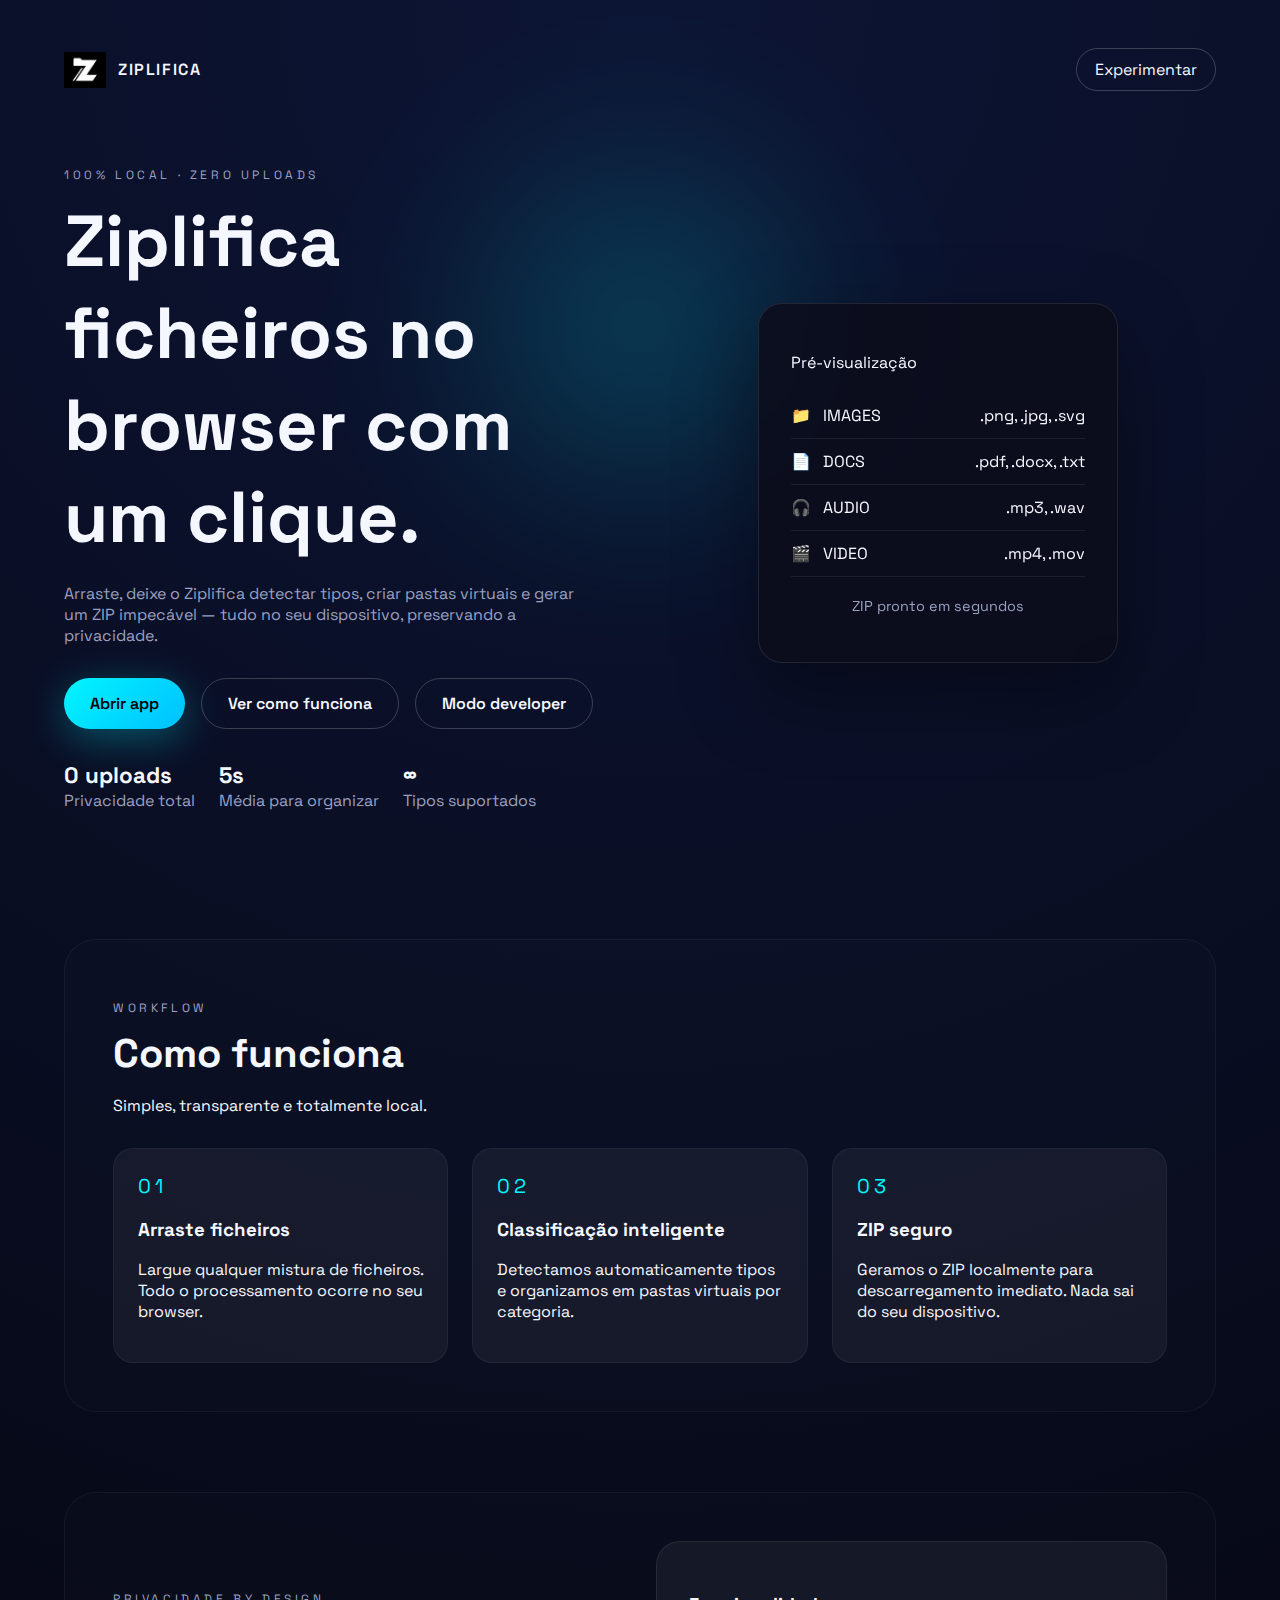
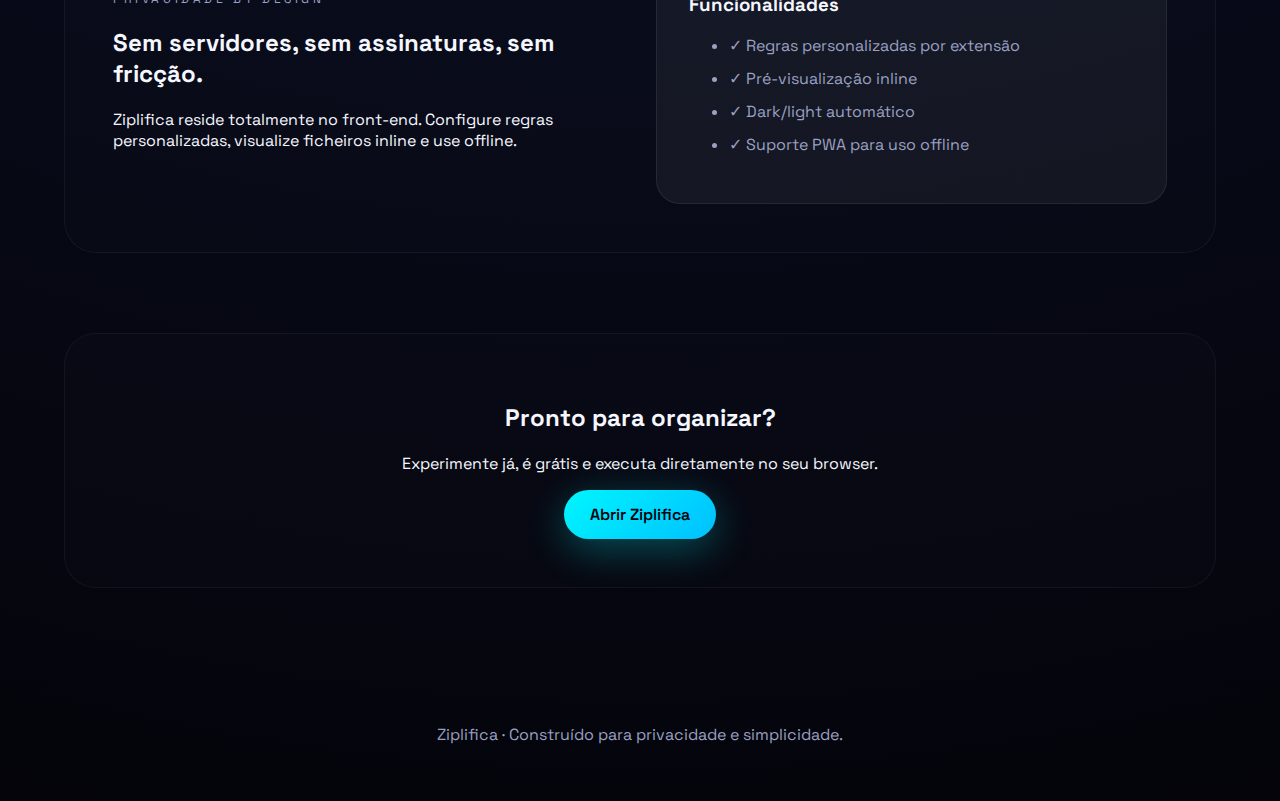
<file: index.html>
<!DOCTYPE html>
<html lang="en">
<head>
  <meta charset="UTF-8">
  <meta name="viewport" content="width=device-width, initial-scale=1.0">
  <meta name="theme-color" content="#00f6ff">
  <link rel="manifest" href="manifest.json">
  <title>Ziplifica · Privacidade e organização instantânea</title>
  <link rel="preconnect" href="https://fonts.googleapis.com">
  <link rel="preconnect" href="https://fonts.gstatic.com" crossorigin>
  <link
    href="https://fonts.googleapis.com/css2?family=Space+Grotesk:wght@400;500;600&display=swap"
    rel="stylesheet">
  <link rel="stylesheet" href="assets/css/style.css">
</head>
<body>

  <header class="hero" id="topo">
    <nav class="nav">
      <a class="logo" href="#topo">
        <img src="logo-white.png" alt="Logótipo Ziplifica">
        <span>Ziplifica</span>
      </a>
      <a class="nav__cta" href="#cta">Experimentar</a>
    </nav>

    <div class="hero__content">
      <div class="hero__text">
        <p class="eyebrow">100% local · Zero uploads</p>
        <h1>Ziplifica ficheiros no browser com um clique.</h1>
        <p class="lead">
          Arraste, deixe o Ziplifica detectar tipos, criar pastas virtuais
          e gerar um ZIP impecável — tudo no seu dispositivo, preservando a privacidade.
        </p>
        <div class="hero__actions">
          <a class="btn btn--primary" href="app/app.html">Abrir app</a>
          <a class="btn btn--ghost" href="#como-funciona">Ver como funciona</a>
          <a class="btn btn--ghost" href="app/developer.html">Modo developer</a>
        </div>
        <div class="hero__stats">
          <div>
            <strong>0 uploads</strong>
            <span>Privacidade total</span>
          </div>
          <div>
            <strong>5s</strong>
            <span>Média para organizar</span>
          </div>
          <div>
            <strong>∞</strong>
            <span>Tipos suportados</span>
          </div>
        </div>
      </div>
      <div class="hero__card">
        <div class="glass">
          <p class="glass__title">Pré-visualização</p>
          <ul class="glass__list">
            <li><span>📁</span><div>IMAGES</div><div>.png, .jpg, .svg</div></li>
            <li><span>📄</span><div>DOCS</div><div>.pdf, .docx, .txt</div></li>
            <li><span>🎧</span><div>AUDIO</div><div>.mp3, .wav</div></li>
            <li><span>🎬</span><div>VIDEO</div><div>.mp4, .mov</div></li>
          </ul>
          <p class="glass__footer">ZIP pronto em segundos</p>
        </div>
      </div>
    </div>
  </header>

  <main>
    <section class="section" id="como-funciona">
      <div class="section__header">
        <p class="eyebrow">Workflow</p>
        <h2>Como funciona</h2>
        <p>Simples, transparente e totalmente local.</p>
      </div>
      <div class="steps">
        <article>
          <span>01</span>
          <h3>Arraste ficheiros</h3>
          <p>Largue qualquer mistura de ficheiros. Todo o processamento ocorre no seu browser.</p>
        </article>
        <article>
          <span>02</span>
          <h3>Classificação inteligente</h3>
          <p>Detectamos automaticamente tipos e organizamos em pastas virtuais por categoria.</p>
        </article>
        <article>
          <span>03</span>
          <h3>ZIP seguro</h3>
          <p>Geramos o ZIP localmente para descarregamento imediato. Nada sai do seu dispositivo.</p>
        </article>
      </div>
    </section>

    <section class="section section--grid">
      <div>
        <p class="eyebrow">Privacidade by design</p>
        <h2>Sem servidores, sem assinaturas, sem fricção.</h2>
        <p>Ziplifica reside totalmente no front-end. Configure regras personalizadas, visualize ficheiros inline e use offline.</p>
      </div>
      <div class="card">
        <h3>Funcionalidades</h3>
        <ul>
          <li>✓ Regras personalizadas por extensão</li>
          <li>✓ Pré-visualização inline</li>
          <li>✓ Dark/light automático</li>
          <li>✓ Suporte PWA para uso offline</li>
        </ul>
      </div>
    </section>

    <section class="section cta" id="cta">
      <h2>Pronto para organizar?</h2>
      <p>Experimente já, é grátis e executa diretamente no seu browser.</p>
      <a class="btn btn--primary" href="app/app.html">Abrir Ziplifica</a>
    </section>
  </main>

  <footer class="footer">
    <p>Ziplifica · Construído para privacidade e simplicidade.</p>
  </footer>

  <script src="assets/js/main.js"></script>
  <script>
    if ("serviceWorker" in navigator) {
      window.addEventListener("load", () => {
        navigator.serviceWorker.register("/sw.js").catch(() => {});
      });
    }
  </script>
</body>
</html>
</file>
<file: assets/css/style.css>
:root {
  color-scheme: dark;
  --bg: #04040a;
  --bg-soft: #0c0c1a;
  --fg: #f5f7ff;
  --muted: #9aa0c2;
  --accent: #00f6ff;
  --accent-soft: rgba(0, 246, 255, 0.15);
  --card: rgba(255, 255, 255, 0.05);
  font-family: "Space Grotesk", system-ui, -apple-system, BlinkMacSystemFont, sans-serif;
}

*,
*::before,
*::after {
  box-sizing: border-box;
}

body {
  margin: 0;
  background: radial-gradient(circle at top, #0d1535, var(--bg));
  color: var(--fg);
  min-height: 100vh;
}

a {
  color: inherit;
  text-decoration: none;
}

.hero {
  padding: 48px clamp(24px, 5vw, 80px);
  position: relative;
  overflow: hidden;
}

.hero::after {
  content: "";
  position: absolute;
  inset: 10% auto auto 50%;
  width: 480px;
  height: 480px;
  background: radial-gradient(circle, rgba(0, 246, 255, 0.3), transparent 70%);
  filter: blur(80px);
  opacity: 0.8;
  transform: translateX(-50%);
  pointer-events: none;
}

.nav {
  display: flex;
  align-items: center;
  justify-content: space-between;
  margin-bottom: 64px;
}

.logo {
  font-weight: 600;
  letter-spacing: 0.1em;
  text-transform: uppercase;
  display: inline-flex;
  align-items: center;
  gap: 12px;
}

.logo img {
  height: 36px;
  width: auto;
  display: block;
}

.nav__cta {
  padding: 10px 18px;
  border-radius: 999px;
  border: 1px solid rgba(255, 255, 255, 0.2);
  transition: border-color 0.2s ease;
}

.nav__cta:hover {
  border-color: var(--accent);
}

.hero__content {
  display: grid;
  gap: 40px;
  grid-template-columns: repeat(auto-fit, minmax(280px, 1fr));
  position: relative;
  z-index: 1;
}

.hero__text h1 {
  font-size: clamp(3rem, 6vw, 4.5rem);
  margin: 12px 0 20px;
}

.lead {
  color: var(--muted);
  max-width: 520px;
}

.eyebrow {
  letter-spacing: 0.3em;
  font-size: 0.75rem;
  text-transform: uppercase;
  color: var(--muted);
}

.hero__actions {
  display: flex;
  gap: 16px;
  margin: 32px 0;
  flex-wrap: wrap;
}

.btn {
  padding: 14px 26px;
  border-radius: 999px;
  font-weight: 600;
  display: inline-flex;
  gap: 8px;
  align-items: center;
  justify-content: center;
}

.btn--primary {
  background: linear-gradient(135deg, #00f6ff, #00c0ff);
  color: #02020b;
  box-shadow: 0 10px 40px rgba(0, 246, 255, 0.3);
}

.btn--ghost {
  border: 1px solid rgba(255, 255, 255, 0.2);
  color: var(--fg);
}

.hero__stats {
  display: flex;
  gap: 24px;
  flex-wrap: wrap;
  color: var(--muted);
}

.hero__stats strong {
  display: block;
  font-size: 1.4rem;
  color: var(--fg);
}

.hero__card {
  display: flex;
  justify-content: center;
  align-items: center;
}

.glass {
  width: min(360px, 90%);
  padding: 32px;
  border-radius: 24px;
  background: rgba(12, 12, 26, 0.85);
  border: 1px solid rgba(255, 255, 255, 0.1);
  box-shadow: 0 30px 80px rgba(0, 0, 0, 0.4);
  backdrop-filter: blur(20px);
}

.glass__list {
  list-style: none;
  padding: 0;
  margin: 20px 0;
}

.glass__list li {
  display: grid;
  grid-template-columns: auto 1fr auto;
  gap: 12px;
  padding: 12px 0;
  border-bottom: 1px solid rgba(255, 255, 255, 0.08);
  align-items: center;
}

.glass__footer {
  text-align: center;
  color: var(--muted);
  font-size: 0.9rem;
}

main {
  padding: 0 clamp(24px, 5vw, 80px) 80px;
}

.section {
  margin-top: 80px;
  background: rgba(255, 255, 255, 0.01);
  border-radius: 32px;
  padding: 48px;
  border: 1px solid rgba(255, 255, 255, 0.05);
}

.section__header h2 {
  font-size: 2.5rem;
  margin: 12px 0;
}

.steps {
  display: grid;
  grid-template-columns: repeat(auto-fit, minmax(200px, 1fr));
  gap: 24px;
  margin-top: 32px;
}

.steps article {
  padding: 24px;
  border-radius: 20px;
  background: var(--card);
  border: 1px solid rgba(255, 255, 255, 0.05);
}

.steps span {
  color: var(--accent);
  font-size: 1.25rem;
  letter-spacing: 0.2em;
}

.section--grid {
  display: grid;
  grid-template-columns: repeat(auto-fit, minmax(260px, 1fr));
  gap: 32px;
  align-items: center;
}

.card {
  padding: 32px;
  border-radius: 24px;
  background: var(--card);
  border: 1px solid rgba(255, 255, 255, 0.08);
}

.card li {
  margin-bottom: 12px;
  color: var(--muted);
}

.cta {
  text-align: center;
}

.footer {
  text-align: center;
  padding: 40px;
  color: var(--muted);
}

@media (max-width: 600px) {
  .section {
    padding: 32px;
  }

  .hero__actions {
    flex-direction: column;
  }
}
</file>
